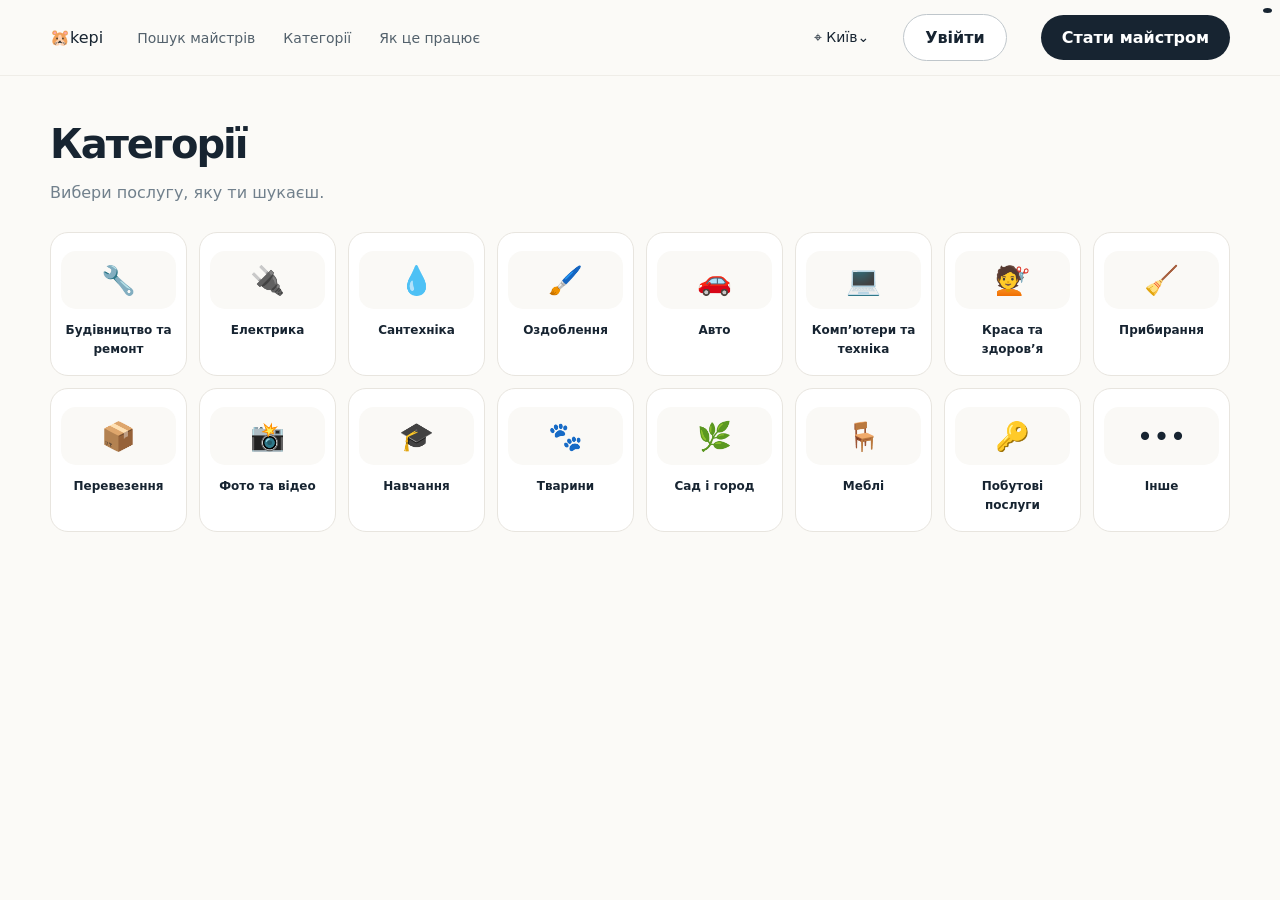
<file: categories.html>
<!doctype html>
<html lang="uk">
    <head>
        <meta charset="utf-8">
        <meta name="viewport" content="width=device-width, initial-scale=1">
        <title>Категорії — kepi</title>
        <link rel="stylesheet" href="assets/style.css">
    </head>
    <body>
        <header class="header">
            <div class="container nav">
                <a class="logo" href="index.html">
                    <span class="logo-mark">🐹</span>kepi
                </a>
                <nav class="navlinks">
                    <a href="search.html">Пошук майстрів</a>
                    <a href="categories.html">Категорії</a>
                    <a href="index.html#how">Як це працює</a>
                </nav>
                <div class="nav-spacer"></div>
                <span class="location">⌖ Київ⌄</span>
                <a class="btn btn-outline" href="#">Увійти</a>
                <a class="btn btn-dark" href="#">Стати майстром</a>
            </div>
        </header>

        <main class="page">
            <div class="container">
                <h1 class="page-title">Категорії</h1>
                <p class="muted">Вибери послугу, яку ти шукаєш.</p>

                <div class="grid-8" style="margin-top:30px">
                    <a class="category" href="search.html">
                        <div class="category-icon">🔧</div>
                        <span>Будівництво та ремонт</span>
                    </a>
                    <a class="category" href="search.html">
                        <div class="category-icon">🔌</div>
                        <span>Електрика</span>
                    </a>
                    <a class="category" href="search.html">
                        <div class="category-icon">💧</div>
                        <span>Сантехніка</span>
                    </a>
                    <a class="category" href="search.html">
                        <div class="category-icon">🖌️</div>
                        <span>Оздоблення</span>
                    </a>
                    <a class="category" href="search.html">
                        <div class="category-icon">🚗</div>
                        <span>Авто</span>
                    </a>
                    <a class="category" href="search.html">
                        <div class="category-icon">💻</div>
                        <span>Комп’ютери та техніка</span>
                    </a>
                    <a class="category" href="search.html">
                        <div class="category-icon">💇</div>
                        <span>Краса та здоров’я</span>
                    </a>
                    <a class="category" href="search.html">
                        <div class="category-icon">🧹</div>
                        <span>Прибирання</span>
                    </a>
                    <a class="category" href="search.html">
                        <div class="category-icon">📦</div>
                        <span>Перевезення</span>
                    </a>
                    <a class="category" href="search.html">
                        <div class="category-icon">📸</div>
                        <span>Фото та відео</span>
                    </a>
                    <a class="category" href="search.html">
                        <div class="category-icon">🎓</div>
                        <span>Навчання</span>
                    </a>
                    <a class="category" href="search.html">
                        <div class="category-icon">🐾</div>
                        <span>Тварини</span>
                    </a>
                    <a class="category" href="search.html">
                        <div class="category-icon">🌿</div>
                        <span>Сад і город</span>
                    </a>
                    <a class="category" href="search.html">
                        <div class="category-icon">🪑</div>
                        <span>Меблі</span>
                    </a>
                    <a class="category" href="search.html">
                        <div class="category-icon">🔑</div>
                        <span>Побутові послуги</span>
                    </a>
                    <a class="category" href="search.html">
                        <div class="category-icon">•••</div>
                        <span>Інше</span>
                    </a>
                </div>
            </div>
        </main>
    </body>
</html>
</file>
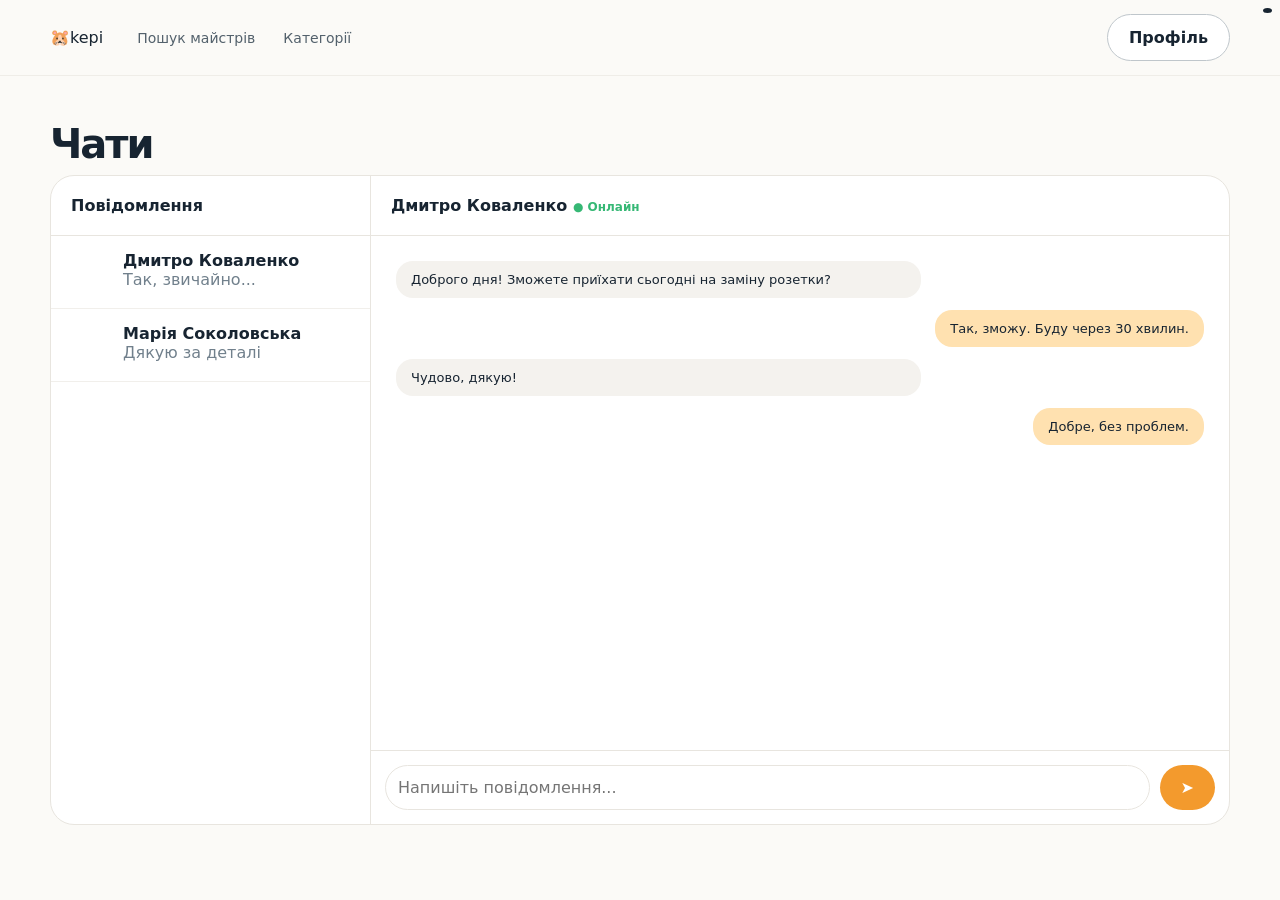
<file: chats.html>
<!doctype html>
<html lang="uk">
    <head>
        <meta charset="utf-8">
        <meta name="viewport" content="width=device-width, initial-scale=1">
        <title>Чати — kepi</title>
        <link rel="stylesheet" href="assets/style.css">
    </head>
    <body>
        <header class="header">
            <div class="container nav">
                <a class="logo" href="index.html">
                    <span class="logo-mark">🐹</span>kepi
                </a>
                <nav class="navlinks">
                    <a href="search.html">Пошук майстрів</a>
                    <a href="categories.html">Категорії</a>
                </nav>
                <div class="nav-spacer"></div>
                <a class="btn btn-outline" href="#">Профіль</a>
            </div>
        </header>

        <main class="page">
            <div class="container">
                <h1 class="page-title">Чати</h1>
                
                <div class="chat">
                    <aside class="chat-list">
                        <div class="chat-head">Повідомлення</div>
                        
                        <div class="chat-item">
                            <div class="chat-avatar" style="background-image:url('https://images.unsplash.com/photo-1621905251189-08b45d6a269e?w=200')"></div>
                            <div>
                                <b>Дмитро Коваленко</b>
                                <div class="muted">Так, звичайно...</div>
                            </div>
                        </div>

                        <div class="chat-item">
                            <div class="chat-avatar" style="background-image:url('https://images.unsplash.com/photo-1515377905703-c4788e51af15?w=200')"></div>
                            <div>
                                <b>Марія Соколовська</b>
                                <div class="muted">Дякую за деталі</div>
                            </div>
                        </div>
                    </aside>

                    <section class="chat-window">
                        <div class="chat-head">
                            Дмитро Коваленко <span class="status">● Онлайн</span>
                        </div>

                        <div class="messages">
                            <div class="bubble">Доброго дня! Зможете приїхати сьогодні на заміну розетки?</div>
                            <div class="bubble me">Так, зможу. Буду через 30 хвилин.</div>
                            <div class="bubble">Чудово, дякую!</div>
                            <div class="bubble me">Добре, без проблем.</div>
                        </div>

                        <form class="composer">
                            <input placeholder="Напишіть повідомлення...">
                            <button class="btn btn-orange">➤</button>
                        </form>
                    </section>
                </div>
            </div>
        </main>
    </body>
</html>
</file>
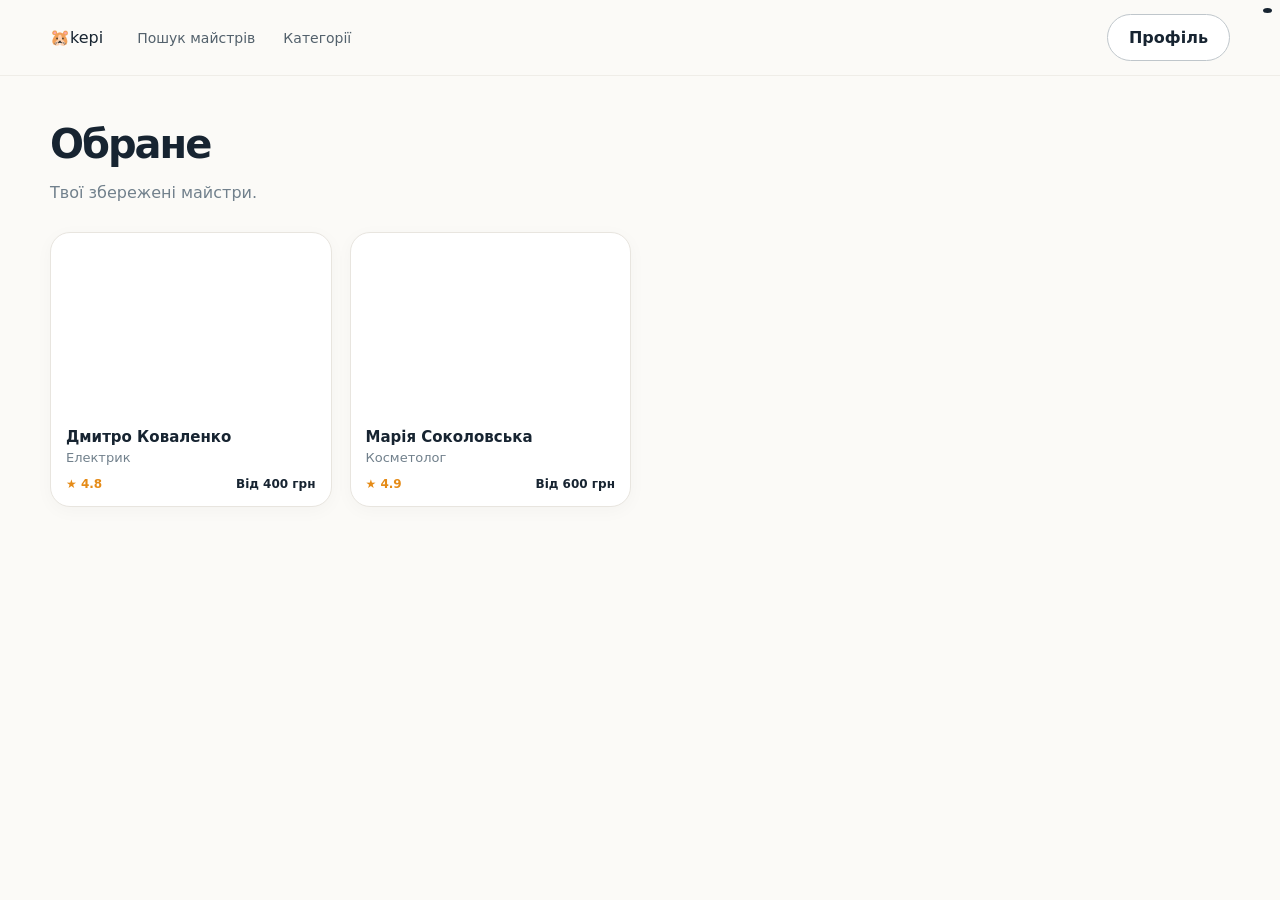
<file: favorites.html>
<!doctype html>
<html lang="uk">
    <head>
        <meta charset="utf-8">
        <meta name="viewport" content="width=device-width, initial-scale=1">
        <title>Обране — kepi</title>
        <link rel="stylesheet" href="assets/style.css">
    </head>
    <body>
        <header class="header">
            <div class="container nav">
                <a class="logo" href="index.html">
                    <span class="logo-mark">🐹</span>kepi
                </a>
                <nav class="navlinks">
                    <a href="search.html">Пошук майстрів</a>
                    <a href="categories.html">Категорії</a>
                </nav>
                <div class="nav-spacer"></div>
                <a class="btn btn-outline" href="#">Профіль</a>
            </div>
        </header>

        <main class="page">
            <div class="container">
                <h1 class="page-title">Обране</h1>
                <p class="muted">Твої збережені майстри.</p>
                
                <div class="cards" style="margin-top:30px">
                    <a class="card" href="profile.html">
                        <div class="photo" style="background-image:url('https://images.unsplash.com/photo-1621905251189-08b45d6a269e?w=700')"></div>
                        <div class="card-body">
                            <h3>Дмитро Коваленко</h3>
                            <div class="role">Електрик</div>
                            <div class="meta">
                                <span class="rating">★ 4.8</span>
                                <span class="price">Від 400 грн</span>
                            </div>
                        </div>
                    </a>

                    <a class="card" href="profile.html">
                        <div class="photo" style="background-image:url('https://images.unsplash.com/photo-1515377905703-c4788e51af15?w=700')"></div>
                        <div class="card-body">
                            <h3>Марія Соколовська</h3>
                            <div class="role">Косметолог</div>
                            <div class="meta">
                                <span class="rating">★ 4.9</span>
                                <span class="price">Від 600 грн</span>
                            </div>
                        </div>
                    </a>
                </div>
            </div>
        </main>
    </body>
</html>
</file>
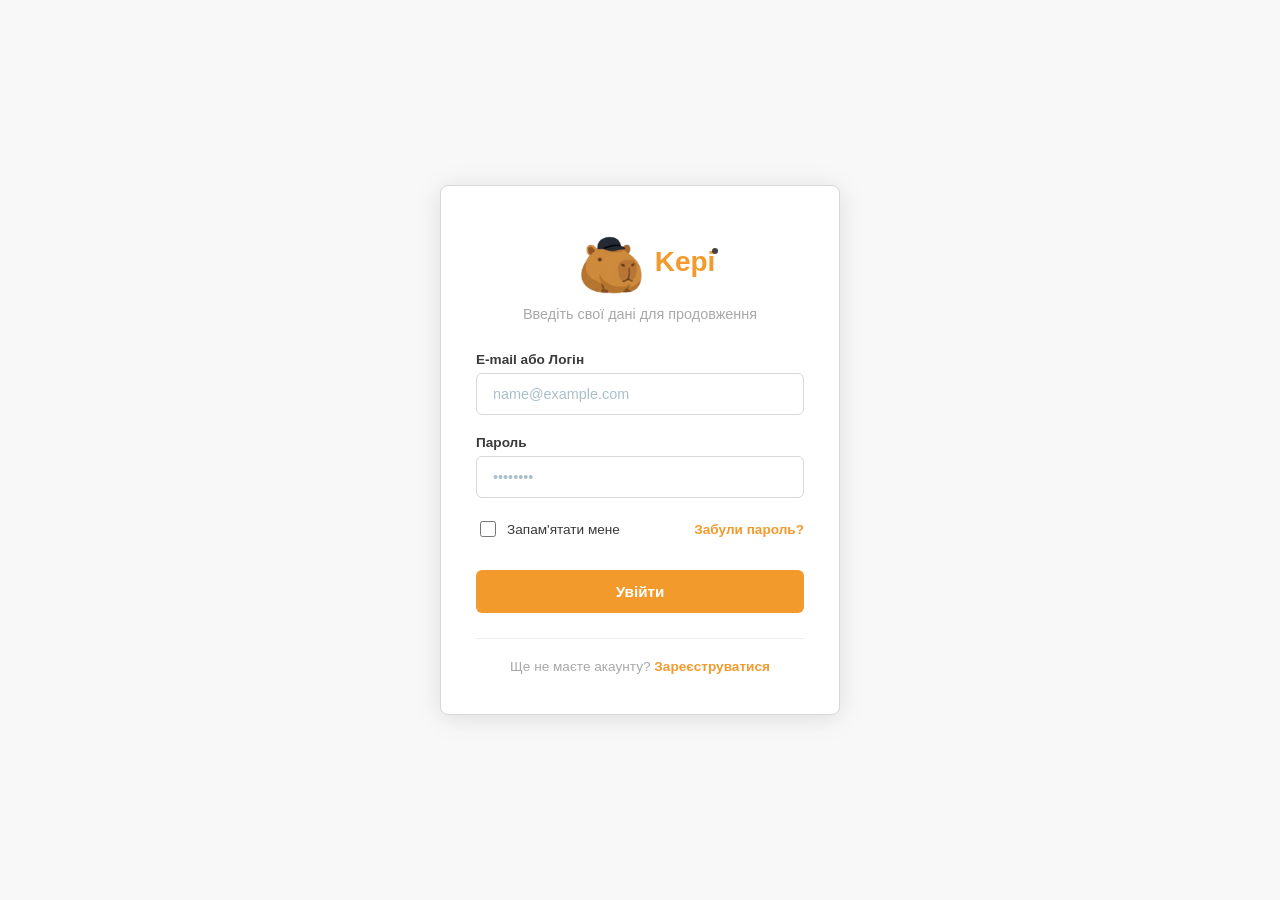
<file: login.html>
<!DOCTYPE html>
<html lang="en">
<head>
    <meta charset="UTF-8">
    <meta name="viewport" content="width=device-width, initial-scale=1.0">
    <link rel="stylesheet" href="assets/style/login.css">
    <title>Document</title>
</head>
<body class="auth-body">
  <div class="auth-container">
    <div class="auth-card">
      <div class="auth-header">
        
        <div class="kepi-logo">
            <img class="kepi-img" src="assets/img/logo-removebg-preview.png" alt="">
            <h1 class="kepi-title">
                Kepi
            </h1>
        </div>


        <p class="auth-subtitle">Введіть свої дані для продовження</p>
      </div>

      <form class="auth-form">
        <div class="form-group">
          <label class="form-label">E-mail або Логін</label>
          <input type="email" class="form-input" placeholder="name@example.com" required>
        </div>

        <div class="form-group">
          <label class="form-label">Пароль</label>
          <input type="password" class="form-input" placeholder="••••••••" required>
        </div>

        <div class="auth-options">
          <label class="checkbox-label">
            <input type="checkbox"> Запам'ятати мене
          </label>
          <a href="#" class="auth-link">Забули пароль?</a>
        </div>

        <button type="submit" class="btn-auth-primary">Увійти</button>
      </form>

      <div class="auth-footer">
        Ще не маєте акаунту? <a href="#" class="auth-link">Зареєструватися</a>
      </div>
    </div>
  </div>
</body>
</html>
</file>
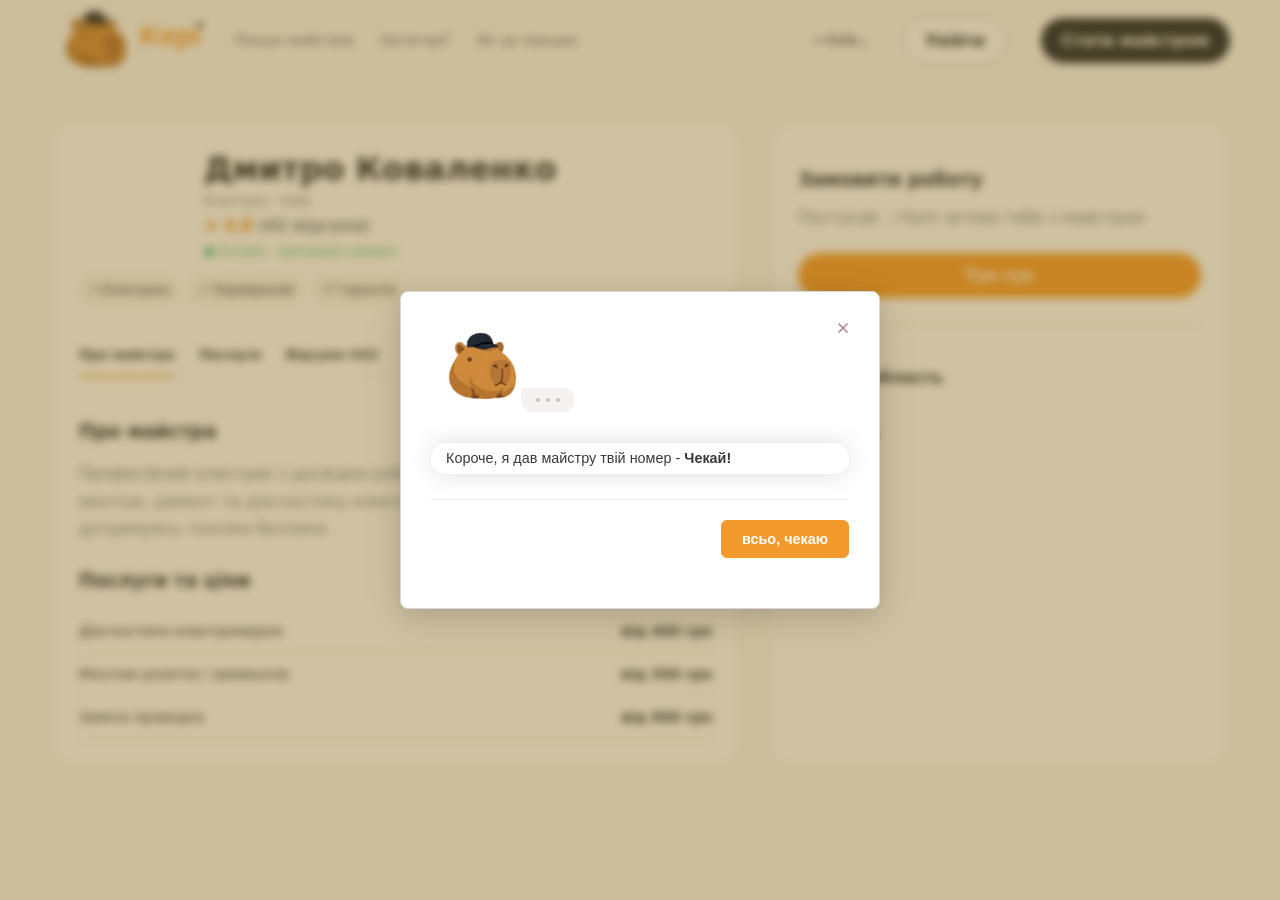
<file: profile.html>
<!doctype html>
<html lang="uk">
    <head>
        <meta charset="utf-8">
        <meta name="viewport" content="width=device-width, initial-scale=1">
        <title>Профіль майстра — kepi</title>
        <link rel="stylesheet" href="assets/style.css">
        <link rel="stylesheet" href="assets/style/popup.css">
        <link rel="stylesheet" href="assets/style/animation.css">

    </head>
    <body>



        <header class="header">
            <div class="container nav">
                
                <div class="kepi-logo">
                    <img class="kepi-img" src="assets/img/logo-removebg-preview.png" alt="">
                    <h1 class="kepi-title">
                        Kepi
                    </h1>
                </div>

                <nav class="navlinks">
                    <a href="search.html">Пошук майстрів</a>
                    <a href="categories.html">Категорії</a>
                    <a href="index.html#how">Як це працює</a>
                </nav>
                <div class="nav-spacer"></div>
                <span class="location">⌖ Київ⌄</span>
                <a class="btn btn-outline" href="#">Увійти</a>
                <a class="btn btn-dark" href="#">Стати майстром</a>
            </div>
        </header>




        
        <main class="page">
            <div class="container">
                <div class="profile">
                    <section class="profile-main">
                        <div class="profile-top">
                            <div class="avatar" style="background-image:url('https://images.unsplash.com/photo-1621905251189-08b45d6a269e?w=500')"></div>
                            <div>
                                <h1>Дмитро Коваленко</h1>
                                <div class="role">Електрик · Київ</div>
                                <div class="rating" style="margin-top:8px">★ 4.8 <span class="muted">(42 відгуки)</span></div>
                                <div class="status">● Онлайн · відповідає швидко</div>
                            </div>
                        </div>

                        <div class="tags">
                            <span class="tag">⚡ Електрика</span>
                            <span class="tag">✓ Перевірений</span>
                            <span class="tag">🛡 Гарантія</span>
                        </div>

                        <div class="tabs">
                            <a class="active" href="#">Про майстра</a>
                            <a href="#">Послуги</a>
                            <a href="#">Відгуки (42)</a>
                        </div>

                        <div style="padding-top:24px">
                            <h3>Про майстра</h3>
                            <p class="muted" style="line-height:1.7">Професійний електрик з досвідом роботи понад 6 років. Виконую монтаж, ремонт та діагностику електромереж. Працюю акуратно та дотримуюсь техніки безпеки.</p>
                            
                            <h3 style="margin-top:28px">Послуги та ціни</h3>
                            <div class="price-row">
                                <span>Діагностика електромереж</span>
                                <b>від 400 грн</b>
                            </div>
                            <div class="price-row">
                                <span>Монтаж розеток і вимикачів</span>
                                <b>від 350 грн</b>
                            </div>
                            <div class="price-row">
                                <span>Заміна проводки</span>
                                <b>від 900 грн</b>
                            </div>
                        </div>
                    </section>





                    <aside class="profile-side">
                        <h3>Замовити роботу</h3>


                        <!---
                        <p class="muted">Опиши завдання — майстер зв’яжеться з тобою.</p>
                        <button class="btn btn-orange" style="width:100%;margin-top:10px">Написати майстру</button>
                        <button class="btn btn-outline" style="width:100%;margin-top:10px">☎ Подзвонити</button>
                        -->

                        <div class="profile-box">
                            <p class="muted">Постукай , і Кепі зв'яже тебе з майстром</p>
                            <button class="btn btn-orange" style="width:100%;margin-top:10px">Тук-тук</button>
                        </div>


                        <hr style="border:0;border-top:1px solid var(--line);margin:25px 0">
                        <div class="muted">Місто</div>
                        <b>Київ та область</b>
                        <div class="muted" style="margin-top:18px">Досвід</div>
                        <b>6+ років</b>
                    </aside>
                </div>
            </div>
        </main>



        <!-- Поп-ап (додайте клас .is-open для демонстрації/показу вікна) -->
        <div class="popup-backdrop is-open" id="myPopup">
            <div class="popup-window">
                
                <!-- Кнопка закриття -->
                <button class="popup-close-btn" aria-label="Закрити">
                <svg viewBox="0 0 24 24" fill="none">
                    <line x1="18" y1="6" x2="6" y2="18"></line>
                    <line x1="6" y1="6" x2="18" y2="18"></line>
                </svg>
                </button>

                <!-- Шапка -->
                <div class="popup-header">
                <h3 class="popup-title">
                    <img class="popup-kepi" src="assets/img/facekep.png" alt="Avatar">
                    
                    <!-- Анімовані точки -->
                    <span class="typing-indicator" aria-label="Друкує повідомлення...">
                        <span class="typing-dot"></span>
                        <span class="typing-dot"></span>
                        <span class="typing-dot"></span>
                    </span>
                </h3>

                <div class="popup-body">
                    <p class="popup-dialog">
                        Короче, я дав майстру твій номер - <b>Чекай!</b>
                    </p>
                </div>

                <!-- Футер з кнопками -->
                <div class="popup-footer">
                <button class="btn-popup btn-popup-primary">всьо, чекаю</button>
                </div>

            </div>
        </div>


        <script src="assets/script/kepi_talk_popup.js"></script>
    </body>
</html>
</file>
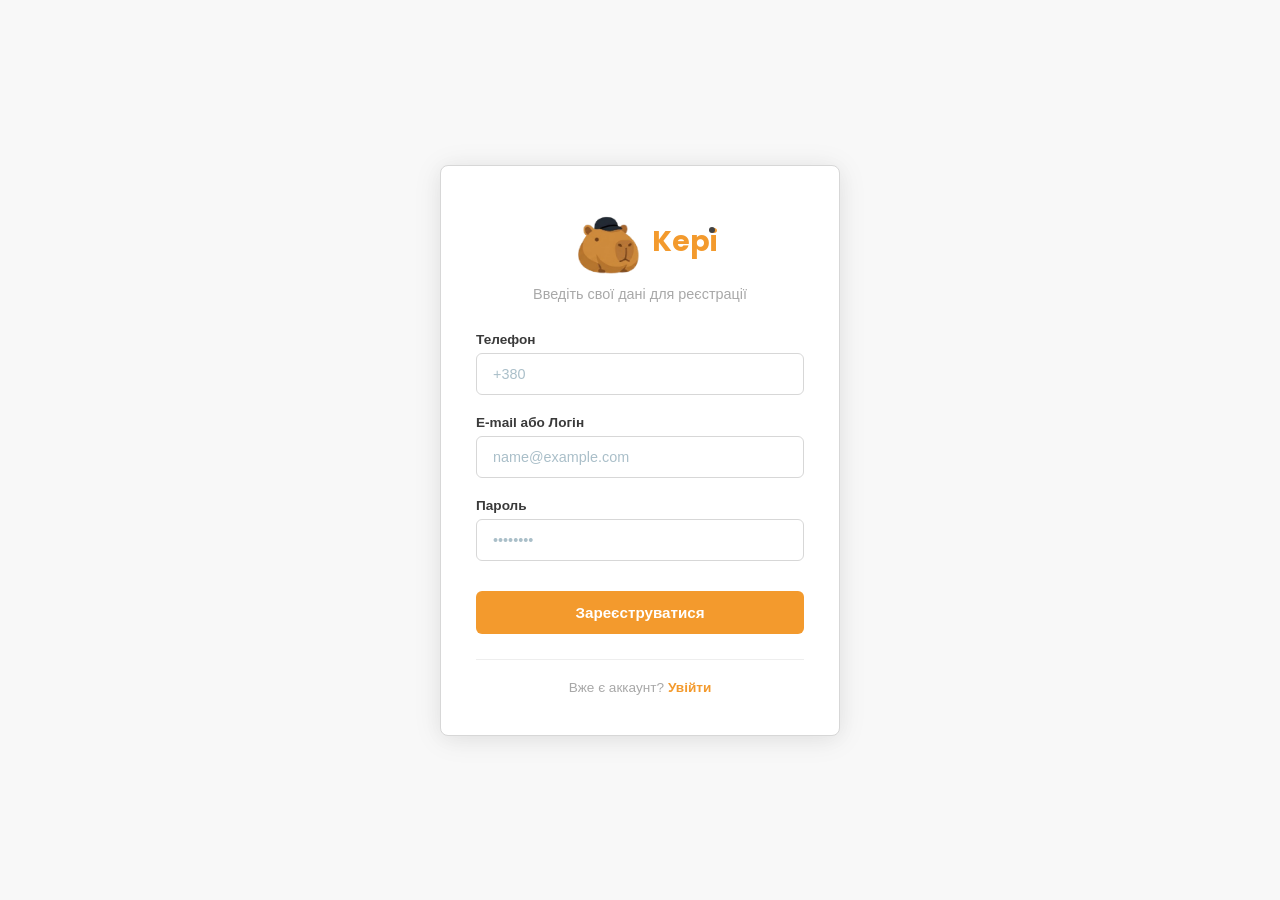
<file: registration.html>
<!DOCTYPE html>
<html lang="en">
<head>
    <meta charset="UTF-8">
    <meta name="viewport" content="width=device-width, initial-scale=1.0">
    <link rel="stylesheet" href="assets/style/login.css">


    <link rel="preconnect" href="https://fonts.googleapis.com">
    <link rel="preconnect" href="https://fonts.gstatic.com" crossorigin>
    <link href="https://fonts.googleapis.com/css2?family=Poppins:wght@400;500;600;700;800&display=swap" rel="stylesheet">
    

    <title>Document</title>
</head>
<body class="auth-body">
  <div class="auth-container">
    <div class="auth-card">
      <div class="auth-header">




        <div class="kepi-logo">
            <img class="kepi-img" src="assets/img/logo-removebg-preview.png" alt="">
            <h1 class="kepi-title">
                Kepi
            </h1>
        </div>
        



        <p class="auth-subtitle">Введіть свої дані для реєстрації</p>
      </div>





      <form class="auth-form">

        <div class="form-group">
          <label class="form-label">Телефон</label>
          <input type="phone" class="form-input" placeholder="+380" required>
        </div>
        <div class="form-group">
          <label class="form-label">E-mail або Логін</label>
          <input type="email" class="form-input" placeholder="name@example.com" required>
        </div>






        <div class="form-group">
          <label class="form-label">Пароль</label>
          <input type="password" class="form-input" placeholder="••••••••" required>
        </div>

        

        <button type="submit" class="btn-auth-primary">Зареєструватися</button>
      </form>

      <div class="auth-footer">
        Вже є аккаунт? <a href="#" class="auth-link">Увійти</a>
      </div>
    </div>
  </div>
</body>
</html>
</file>
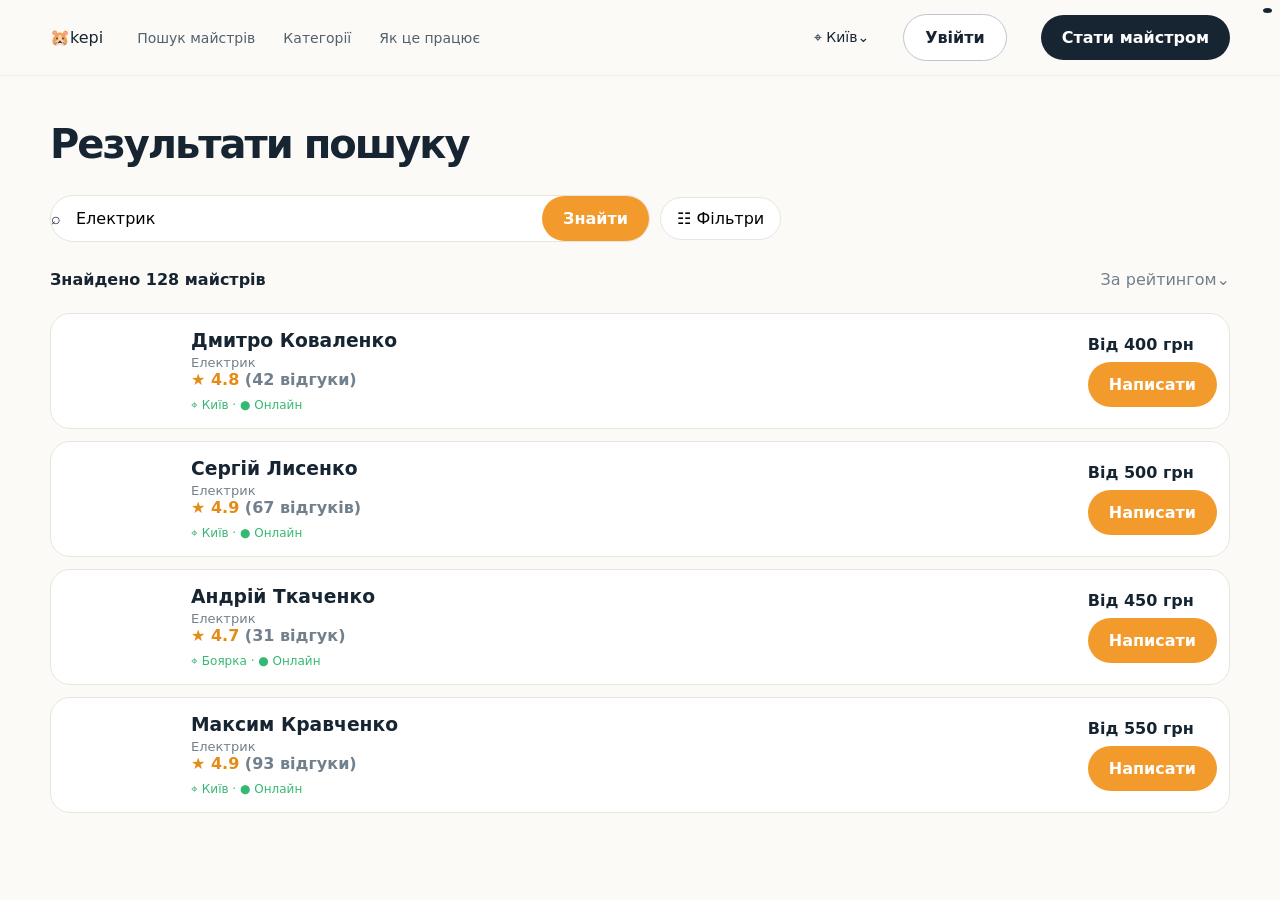
<file: search.html>
<!doctype html>
<html lang="uk">
    <head>
        <meta charset="utf-8">
        <meta name="viewport" content="width=device-width, initial-scale=1">
        <title>Результати пошуку — kepi</title>
        <link rel="stylesheet" href="assets/style.css">
    </head>
    <body>
        <header class="header">
            <div class="container nav">
                <a class="logo" href="index.html">
                    <span class="logo-mark">🐹</span>kepi
                </a>
                <nav class="navlinks">
                    <a href="search.html">Пошук майстрів</a>
                    <a href="categories.html">Категорії</a>
                    <a href="index.html#how">Як це працює</a>
                </nav>
                <div class="nav-spacer"></div>
                <span class="location">⌖ Київ⌄</span>
                <a class="btn btn-outline" href="#">Увійти</a>
                <a class="btn btn-dark" href="#">Стати майстром</a>
            </div>
        </header>

        <main class="page">
            <div class="container">
                <h1 class="page-title">Результати пошуку</h1>
                <div class="toolbar">
                    <form class="searchbar search-wide" data-search style="margin:0;box-shadow:none;padding:0">
                        <span>⌕</span>
                        <input value="Електрик" placeholder="Що потрібно зробити?">
                        <button class="btn btn-orange">Знайти</button>
                    </form>
                    <button class="filter">☷ Фільтри</button>
                </div>

                <div class="section-head">
                    <b>Знайдено 128 майстрів</b>
                    <span class="muted">За рейтингом⌄</span>
                </div>

                <div class="result-list">
                    <a class="result" href="profile.html">
                        <div class="photo" style="background-image:url('https://images.unsplash.com/photo-1621905251189-08b45d6a269e?w=500')"></div>
                        <div>
                            <h3>Дмитро Коваленко</h3>
                            <div class="role">Електрик</div>
                            <div class="rating">★ 4.8 <span class="muted">(42 відгуки)</span></div>
                            <div class="status">⌖ Київ · ● Онлайн</div>
                        </div>
                        <div>
                            <b>Від 400 грн</b><br>
                            <button class="btn btn-orange" style="margin-top:8px">Написати</button>
                        </div>
                    </a>

                    <a class="result" href="profile.html">
                        <div class="photo" style="background-image:url('https://images.unsplash.com/photo-1581092160607-ee22621dd758?w=500')"></div>
                        <div>
                            <h3>Сергій Лисенко</h3>
                            <div class="role">Електрик</div>
                            <div class="rating">★ 4.9 <span class="muted">(67 відгуків)</span></div>
                            <div class="status">⌖ Київ · ● Онлайн</div>
                        </div>
                        <div>
                            <b>Від 500 грн</b><br>
                            <button class="btn btn-orange" style="margin-top:8px">Написати</button>
                        </div>
                    </a>

                    <a class="result" href="profile.html">
                        <div class="photo" style="background-image:url('https://images.unsplash.com/photo-1621905251918-48416bd8575a?w=500')"></div>
                        <div>
                            <h3>Андрій Ткаченко</h3>
                            <div class="role">Електрик</div>
                            <div class="rating">★ 4.7 <span class="muted">(31 відгук)</span></div>
                            <div class="status">⌖ Боярка · ● Онлайн</div>
                        </div>
                        <div>
                            <b>Від 450 грн</b><br>
                            <button class="btn btn-orange" style="margin-top:8px">Написати</button>
                        </div>
                    </a>

                    <a class="result" href="profile.html">
                        <div class="photo" style="background-image:url('https://images.unsplash.com/photo-1504148455328-c376907d081c?w=500')"></div>
                        <div>
                            <h3>Максим Кравченко</h3>
                            <div class="role">Електрик</div>
                            <div class="rating">★ 4.9 <span class="muted">(93 відгуки)</span></div>
                            <div class="status">⌖ Київ · ● Онлайн</div>
                        </div>
                        <div>
                            <b>Від 550 грн</b><br>
                            <button class="btn btn-orange" style="margin-top:8px">Написати</button>
                        </div>
                    </a>
                </div>
            </div>
        </main>
    </body>
</html>
</file>
<file: assets/style.css>
:root {
    --bg: #fbfaf7;
    --surface: #fff;
    --ink: #172431;
    --auth-primary: #F39A2D;
    --muted: #71808c;
    --line: #e8e5df;
    --orange: #f39a2d;
    --orange2: #ffd28d;
    --green: #36b875;
    --radius: 22px;
    --shadow: 0 12px 35px rgba(31, 40, 48, .07);
}

* {
    box-sizing: border-box;
}

html {
    scroll-behavior: smooth;
}

body {
    margin: 0;
    background: var(--bg);
    color: var(--ink);
    font-family: Inter, ui-sans-serif, system-ui, -apple-system, BlinkMacSystemFont, "Segoe UI", sans-serif;
}

a {
    text-decoration: none;
    color: inherit;
}

button, input, select {
    font: inherit;
}

.container {
    width: min(1180px, calc(100% - 40px));
    margin: auto;
}

.header {
    height: 76px;
    background: rgba(251, 250, 247, .92);
    backdrop-filter: blur(14px);
    display: flex;
    align-items: center;
    border-bottom: 1px solid rgba(232, 229, 223, .6);
    position: sticky;
    top: 0;
    z-index: 20;
}

.nav {
    display: flex;
    align-items: center;
    gap: 34px;
}


.kepi-img {
  height: 80px;
  width: 90px;
}
.kepi-logo {
  display: flex;
  justify-content: center;
  align-items: center;
}
.kepi-title {
  position: relative;
  font-family: 'Poppins', sans-serif;
  color: var(--auth-primary);
  font-size: 1.75rem;
  font-weight: 700;
  margin: 0 0 8px 0;
  line-height: 1.2;
}
.kepi-title::before {
  content: "";
  position: absolute;
  top: 2.5px;
  left: 57px;
  height: 6px;
  width: 6px;
  border-radius: 50%;
  background-color: #434343;
}

.logo-img {
    display: block;
    align-items: center;
    width: 80px;
    height: 70px;
}

.logo-mark:after {
    content: "";
    position: absolute;
    width: 9px;
    height: 5px;
    border-radius: 50%;
    background: #172431;
    top: 8px;
    right: 8px;
}

.navlinks {
    display: flex;
    gap: 28px;
    font-size: 14px;
    color: #53616c;
}

.navlinks a:hover {
    color: var(--ink);
}

.nav-spacer {
    flex: 1;
}

.location {
    font-size: 14px;
}

.btn {
    border: 0;
    border-radius: 999px;
    padding: 13px 21px;
    cursor: pointer;
    font-weight: 700;
}

.btn-outline {
    background: white;
    border: 1px solid #bfc6cb;
}
.cta-text {
  margin-bottom: 50px;
}
.btn-dark {
    background: #172431;
    color: white;
}

.btn-orange {
    background: var(--orange);
    color: white;
}

.btn:hover {
    transform: translateY(-1px);
}

.hero {
    padding: 82px 0 70px;
    overflow: hidden;
}

.hero-grid {
    display: grid;
    grid-template-columns: 1fr 1fr;
    align-items: center;
    gap: 40px;
}

.eyebrow {
    display: inline-flex;
    gap: 7px;
    align-items: center;
    background: #fff0d9;
    color: #986326;
    border-radius: 999px;
    padding: 8px 13px;
    font-size: 13px;
    font-weight: 700;
}

.hero h1 {
    font-size: 58px;
    line-height: 1.02;
    letter-spacing: -3px;
    margin: 18px 0;
}

.hero p {
    font-size: 17px;
    line-height: 1.6;
    color: var(--muted);
    max-width: 580px;
}

.searchbar {
    margin-top: 28px;
    background: #fff;
    border: 1px solid var(--line);
    box-shadow: var(--shadow);
    border-radius: 999px;
    padding: 7px;
    display: flex;
    align-items: center;
    max-width: 600px;
}

.searchbar input {
    border: 0;
    outline: 0;
    flex: 1;
    padding: 12px 15px;
    background: transparent;
}

.searchbar .where {
    padding: 0 17px;
    border-left: 1px solid var(--line);
    font-size: 14px;
}

.hero-art {
    min-height: 390px;
    border-radius: 50%;
    background: radial-gradient(circle at 55% 42%, #ffc65c 0 34%, transparent 35%), radial-gradient(circle, #f8e7c9 0 56%, transparent 57%);
    display: grid;
    place-items: center;
    position: relative;
}

.capy {
    font-size: 170px;
    filter: drop-shadow(0 18px 10px rgba(60, 40, 20, .12));
    transform: translateY(20px);
}
.capy-img {
    height: 350px;
    width: 350px;
}



.section {
    padding: 50px 0;
}

.section-head {
    display: flex;
    justify-content: space-between;
    align-items: end;
    margin-bottom: 24px;
}

.section h2 {
    font-size: 28px;
    letter-spacing: -1.3px;
    margin: 0;
}

.muted {
    color: var(--muted);
}

.grid-8 {
    display: grid;
    grid-template-columns: repeat(8, 1fr);
    gap: 12px;
}

.category {
    background: #fff;
    border: 1px solid var(--line);
    border-radius: 18px;
    padding: 18px 10px;
    text-align: center;
}

.category-icon {
    height: 58px;
    border-radius: 15px;
    background: #faf9f6;
    display: grid;
    place-items: center;
    font-size: 28px;
    margin-bottom: 10px;
}

.category span {
    font-size: 12px;
    font-weight: 700;
    line-height: 1.25;
}

.cards {
    display: grid;
    grid-template-columns: repeat(4, 1fr);
    gap: 18px;
}

.card {
    background: #fff;
    border: 1px solid var(--line);
    border-radius: 20px;
    overflow: hidden;
    box-shadow: 0 4px 18px rgba(30, 35, 40, .03);
}

.photo {
    height: 180px;
    background-size: cover;
    background-position: center;
}

.card-body {
    padding: 15px;
}

.card h3 {
    font-size: 15px;
    margin: 0 0 4px;
}

.role {
    font-size: 13px;
    color: var(--muted);
}

.meta {
    display: flex;
    justify-content: space-between;
    gap: 8px;
    margin-top: 12px;
    font-size: 12px;
}

.rating {
    color: #e58b17;
    font-weight: 800;
}

.price {
    font-weight: 800;
}

.status {
    color: var(--green);
    font-size: 12px;
    margin-top: 9px;
}

.how {
    background: #fff7eb;
    border: 1px solid #f0e4d1;
    border-radius: 24px;
    padding: 34px;
}

.steps {
    display: grid;
    grid-template-columns: repeat(3, 1fr);
    gap: 30px;
}

.step {
    display: grid;
    grid-template-columns: 45px 1fr;
    gap: 15px;
}

.num {
    width: 36px;
    height: 36px;
    border-radius: 50%;
    background: #ffd99f;
    display: grid;
    place-items: center;
    font-weight: 800;
    color: #8b5d24;
}

.step h3 {
    margin: 0 0 6px;
    font-size: 15px;
}

.step p {
    margin: 0;
    color: var(--muted);
    font-size: 13px;
    line-height: 1.5;
}

.cta {
    margin-top: 45px;
    background: #fff1dd;
    border-radius: 25px;
    padding: 42px;
    display: flex;
    justify-content: space-between;
    align-items: center;
    overflow: hidden;
}

.cta h2 {
    font-size: 31px;
    max-width: 430px;
    margin: 0 0 10px;
    letter-spacing: -1.4px;
}

.cta p {
    color: var(--muted);
    max-width: 430px;
}

.phone {
    width: 220px;
    height: 300px;
    border: 9px solid #172431;
    border-bottom-width: 12px;
    border-radius: 28px;
    background: white;
    transform: rotate(7deg);
    padding: 20px;
    box-shadow: var(--shadow);
}

.phone .mini-logo {
    font-weight: 800;
    font-size: 18px;
    margin-bottom: 28px;
}
.mini-logo-img {
  width: 90px;
  height: 35px;
}

.phone-search {
    height: 38px;
    border: 1px solid var(--line);
    border-radius: 20px;
    margin-top: 12px;
}

.footer {
    padding: 45px 0;
    border-top: 1px solid var(--line);
    margin-top: 60px;
    color: var(--muted);
    font-size: 13px;
}

.footer-row {
    display: flex;
    justify-content: space-between;
    align-items: center;
}
.footer-contacts {
  display: flex;
  justify-content: center;
  flex-direction: column;
}

.page {
    padding: 45px 0;
}

.page-title {
    font-size: 40px;
    letter-spacing: -2px;
    margin: 0 0 8px;
}

.toolbar {
    display: flex;
    gap: 10px;
    align-items: center;
    margin: 28px 0;
}

.filter {
    background: #fff;
    border: 1px solid var(--line);
    border-radius: 999px;
    padding: 11px 16px;
}

.search-wide {
    flex: 1;
    background: white;
    border: 1px solid var(--line);
    border-radius: 999px;
    padding: 13px 18px;
    outline: 0;
}

.result-list {
    display: grid;
    gap: 12px;
}

.result {
    display: grid;
    grid-template-columns: 110px 1fr auto;
    gap: 18px;
    align-items: center;
    background: #fff;
    border: 1px solid var(--line);
    border-radius: 20px;
    padding: 12px;
}

.result .photo {
    height: 90px;
    border-radius: 14px;
}

.result h3 {
    margin: 0 0 4px;
}

.profile {
    display: grid;
    grid-template-columns: 1.2fr .8fr;
    gap: 28px;
}

.profile-main,
.profile-side {
    background: #fff;
    border: 1px solid var(--line);
    border-radius: 24px;
    padding: 28px;
}

.profile-top {
    display: flex;
    gap: 20px;
    align-items: center;
}

.avatar {
    width: 105px;
    height: 105px;
    border-radius: 22px;
    background-size: cover;
    background-position: center;
}

.profile h1 {
    font-size: 32px;
    margin: 0 0 5px;
}

.tags {
    display: flex;
    gap: 8px;
    flex-wrap: wrap;
    margin: 18px 0;
}

.tag {
    background: #f7f5f1;
    padding: 7px 11px;
    border-radius: 999px;
    font-size: 12px;
}

.tabs {
    display: flex;
    gap: 25px;
    border-bottom: 1px solid var(--line);
    margin-top: 30px;
}

.tabs a {
    padding: 13px 0;
    font-size: 13px;
    font-weight: 700;
}

.tabs a.active {
    border-bottom: 2px solid var(--orange);
}

.price-row {
    display: flex;
    justify-content: space-between;
    padding: 13px 0;
    border-bottom: 1px solid var(--line);
    font-size: 14px;
}

.chat {
    display: grid;
    grid-template-columns: 320px 1fr;
    min-height: 650px;
    background: #fff;
    border: 1px solid var(--line);
    border-radius: 24px;
    overflow: hidden;
}

.chat-list {
    border-right: 1px solid var(--line);
}

.chat-head {
    padding: 20px;
    border-bottom: 1px solid var(--line);
    font-weight: 800;
}

.chat-item {
    display: flex;
    gap: 12px;
    padding: 15px 18px;
    border-bottom: 1px solid #f1efeb;
}

.chat-avatar {
    width: 42px;
    height: 42px;
    border-radius: 50%;
    background-size: cover;
    background-position: center;
}

.chat-window {
    display: flex;
    flex-direction: column;
}

.messages {
    flex: 1;
    padding: 25px;
    display: flex;
    flex-direction: column;
    gap: 12px;
}

.bubble {
    max-width: 65%;
    padding: 11px 15px;
    border-radius: 17px;
    background: #f4f2ee;
    font-size: 13px;
}

.bubble.me {
    align-self: flex-end;
    background: #ffe1b0;
}

.composer {
    padding: 14px;
    border-top: 1px solid var(--line);
    display: flex;
    gap: 10px;
}

.composer input {
    flex: 1;
    border: 1px solid var(--line);
    border-radius: 999px;
    padding: 12px;
}

.empty {
    padding: 80px;
    text-align: center;
    color: var(--muted);
    background: #fff;
    border: 1px dashed var(--line);
    border-radius: 22px;
}

@media(max-width: 900px) {
    .navlinks {
        display: none;
    }
    .hero-grid,
    .profile {
        grid-template-columns: 1fr;
    }
    .hero h1 {
        font-size: 44px;
    }
    .grid-8 {
        grid-template-columns: repeat(4, 1fr);
    }
    .cards {
        grid-template-columns: repeat(2, 1fr);
    }
    .chat {
        grid-template-columns: 1fr;
    }
    .chat-list {
        display: none;
    }
}

@media(max-width: 560px) {
    .container {
        width: min(100% - 24px, 1180px);
    }
    .header {
        height: 65px;
    }
    .nav {
        gap: 10px;
    }
    .location,
    .btn-outline {
        display: none;
    }
    .hero {
        padding: 45px 0;
    }
    .hero h1 {
        font-size: 39px;
        letter-spacing: -2px;
    }
    .hero-art {
        min-height: 270px;
    }
    .capy {
        font-size: 115px;
    }
    .searchbar {
        border-radius: 20px;
        flex-wrap: wrap;
    }
    .searchbar .where {
        display: none;
    }
    .searchbar .btn {
        width: 100%;
    }
    .grid-8 {
        grid-template-columns: repeat(2, 1fr);
    }
    .cards {
        grid-template-columns: 1fr;
    }
    .steps {
        grid-template-columns: 1fr;
    }
    .cta {
        padding: 28px;
        display: block;
    }
    .phone {
        margin: 30px auto 0;
    }
    .toolbar {
        flex-wrap: wrap;
    }
    .search-wide {
        flex-basis: 100%;
    }
    .result {
        grid-template-columns: 75px 1fr;
    }
    .result .photo {
        height: 75px;
    }
    .result .btn {
        display: none;
    }
}
</file>
<file: assets/style/login.css>
/* ==========================================================================
   Auth Pages Styles (Login & Registration)
   Matching Project Palette: Nunito Font, #145388 & #2a93d5 Primary Accent
   ========================================================================== */

:root {
  --auth-bg-body: #f8f8f8;
  --auth-card-bg: #ffffff;
  --auth-primary: #F39A2D;
  --auth-primary-hover: #F39A2D;
  --auth-accent: #F39A2D;
  --auth-text-dark: #3a3a3a;
  --auth-text-muted: #a8a8a8;
  --auth-border: #d7d7d7;
  --auth-focus-shadow: rgba(213, 127, 42, 0.25);
  --auth-shadow: 0 3px 30px rgba(0, 0, 0, 0.08), 0 3px 20px rgba(0, 0, 0, 0.04);
  --auth-radius: 8px;
  --auth-transition: all 0.3s ease;
}

/* Base resets & layout container */
body.auth-body {
  font-family: "Nunito", -apple-system, BlinkMacSystemFont, "Segoe UI", Roboto, sans-serif;
  background-color: var(--auth-bg-body);
  color: var(--auth-text-dark);
  margin: 0;
  padding: 0;
  min-height: 100vh;
  display: flex;
  align-items: center;
  justify-content: center;
}

.auth-container {
  width: 100%;
  max-width: 440px;
  padding: 20px;
  box-sizing: border-box;
}

/* Card Container */
.auth-card {
  background: var(--auth-card-bg);
  border-radius: var(--auth-radius);
  box-shadow: var(--auth-shadow);
  padding: 40px 35px;
  border: 1px solid var(--auth-border);
}

/* Header & Titles */
.auth-header {
  text-align: center;
  margin-bottom: 30px;
}

.kepi-img {
  height: 80px;
  width: 90px;
}
.kepi-logo {
  display: flex;
  justify-content: center;
  align-items: center;
}
.kepi-title {
  position: relative;
  font-family: 'Poppins', sans-serif;
  color: var(--auth-primary);
  font-size: 1.75rem;
  font-weight: 700;
  margin: 0 0 8px 0;
  line-height: 1.2;
}
.kepi-title::before {
  content: "";
  position: absolute;
  top: 2.5px;
  left: 57px;
  height: 6px;
  width: 6px;
  border-radius: 50%;
  background-color: #434343;
}

.auth-subtitle {
  color: var(--auth-text-muted);
  font-size: 0.9rem;
  margin: 0;
}

/* Form Layout */
.auth-form {
  display: flex;
  flex-direction: column;
  gap: 20px;
}

.form-group {
  display: flex;
  flex-direction: column;
  gap: 6px;
}

.form-label {
  font-size: 0.85rem;
  font-weight: 600;
  color: var(--auth-text-dark);
}

.input-wrapper {
  position: relative;
  display: flex;
  align-items: center;
}

.form-input {
  width: 100%;
  padding: 12px 16px;
  font-size: 0.9rem;
  font-family: inherit;
  color: var(--auth-text-dark);
  background-color: #fff;
  border: 1px solid var(--auth-border);
  border-radius: 6px;
  outline: none;
  transition: var(--auth-transition);
  box-sizing: border-box;
}

.form-input:focus {
  border-color: var(--auth-accent);
  box-shadow: 0 0 0 3px var(--auth-focus-shadow);
}

.form-input::placeholder {
  color: #aabfc9;
}

/* Options Row (Remember Me & Forgot Password) */
.auth-options {
  display: flex;
  align-items: center;
  justify-content: space-between;
  font-size: 0.85rem;
}

.checkbox-label {
  display: flex;
  align-items: center;
  gap: 8px;
  cursor: pointer;
  color: var(--auth-text-dark);
  user-select: none;
}

.checkbox-label input[type="checkbox"] {
  accent-color: var(--auth-primary);
  width: 16px;
  height: 16px;
  cursor: pointer;
}

.auth-link {
  color: var(--auth-accent);
  text-decoration: none;
  font-weight: 600;
  transition: var(--auth-transition);
}

.auth-link:hover {
  color: var(--auth-primary);
  text-decoration: underline;
}

/* Buttons */
.btn-auth-primary {
  width: 100%;
  padding: 13px;
  font-size: 0.95rem;
  font-weight: 700;
  color: #ffffff;
  background-color: var(--auth-primary);
  border: none;
  border-radius: 6px;
  cursor: pointer;
  transition: var(--auth-transition);
  margin-top: 10px;
}

.btn-auth-primary:hover {
  background-color: var(--auth-primary-hover);
}

.btn-auth-primary:active {
  transform: translateY(1px);
}

/* Footer / Switch Mode */
.auth-footer {
  margin-top: 25px;
  text-align: center;
  font-size: 0.85rem;
  color: var(--auth-text-muted);
  border-top: 1px solid #eee;
  padding-top: 20px;
}

/* Responsive adjustments */
@media (max-width: 480px) {
  .auth-card {
    padding: 30px 20px;
  }
  .auth-title {
    font-size: 1.4rem;
  }
}
</file>
<file: assets/style/popup.css>
.popup-backdrop {
  position: fixed;
  top: 0;
  left: 0;
  width: 100%;
  height: 100%;
  background-color: rgba(136, 101, 20, 0.4); /* Напівпрозорий фірмовий відтінок */
  backdrop-filter: blur(4px); /* Ефект розмиття фону */
  display: flex;
  align-items: center;
  justify-content: center;
  z-index: 1050;
  opacity: 0;
  visibility: hidden;
  transition: all 0.3s ease;
}

/* Стан відкриття (додайте клас .is-open до бекдропу) */
.popup-backdrop.is-open {
  opacity: 1;
  visibility: visible;
}

/* Контейнер модального вікна */
.popup-window {
  background: #ffffff;
  width: 100%;
  max-width: 480px;
  border-radius: 8px;
  box-shadow: 0 10px 40px rgba(0, 0, 0, 0.12), 0 3px 20px rgba(0, 0, 0, 0.08);
  border: 1px solid #d7d7d7;
  padding: 30px;
  box-sizing: border-box;
  position: relative;
  transform: translateY(-20px);
  transition: transform 0.3s ease;
  font-family: "Nunito", -apple-system, BlinkMacSystemFont, "Segoe UI", Roboto, sans-serif;
  color: #3a3a3a;
}

.popup-backdrop.is-open .popup-window {
  transform: translateY(0);
}

/* Кнопка закриття (хрестик) */
.popup-close-btn {
  position: absolute;
  top: 20px;
  right: 20px;
  background: transparent;
  border: none;
  width: 32px;
  height: 32px;
  border-radius: 50%;
  display: flex;
  align-items: center;
  justify-content: center;
  cursor: pointer;
  color: #aa8282;
  transition: all 0.2s ease;
}

.popup-close-btn:hover {
  background-color: #f8f8f8;
  color: #F39A2D; 
}

.popup-close-btn svg {
  width: 18px;
  height: 18px;
  stroke: currentColor;
  stroke-width: 2;
}

/* Шапка поп-апу */
.popup-header {
  margin-bottom: 20px;
}

.popup-title {
  position: relative;
  color: #F39A2D;
  font-size: 1.4rem;
  font-weight: 700;
  margin: 0 0 6px 0;
  line-height: 1.3;
}
.popup-kepi {
    height: 90px;
    width: 100px;
    animation: kepi 1s ease infinite;
}
@keyframes kepi {
  0% { transform:  rotate(10deg); }
  25% { transform:  rotate(0deg); }
  50% { transform:  rotate(10deg); }
  100% { transform: rotate(0deg); }
}

.popup-subtitle {
  color: #8297aa;
  font-size: 0.85rem;
  margin: 0;
}

/* Тіло поп-апу */
.popup-body {
  margin-bottom: 25px;
  margin-left: auto;
  margin-right: auto;
  padding-top: 25px;
  width: 100%;
}


.popup-dialog {
    position: relative;
    box-shadow: 0px 0px 25px #ddd;
    margin-top: 25px;
    padding: 5px 15px;
    border-radius: 15px;
}
.popup-body p {
  margin: 0 0 15px 0;
  font-size: 0.9rem;
  line-height: 1.5;
}

/* Футер з кнопками */
.popup-footer {
  display: flex;
  align-items: center;
  justify-content: flex-end;
  gap: 12px;
  border-top: 1px solid #eee;
  padding-top: 20px;
}

/* Кнопки всередині поп-апу */
.btn-popup {
  padding: 10px 20px;
  font-size: 0.9rem;
  font-weight: 600;
  border-radius: 6px;
  cursor: pointer;
  transition: all 0.2s ease;
  font-family: inherit;
}

.btn-popup-secondary {
  background-color: transparent;
  border: 1px solid #d7d7d7;
  color: #3a3a3a;
}

.btn-popup-secondary:hover {
  background-color: #f8f8f8;
  border-color: #aa9382;
}

.btn-popup-primary {
  background-color: #F39A2D;
  border: 1px solid #F39A2D;
  color: #ffffff;
}

.btn-popup-primary:hover {
  background-color: #F39A2D;
  border-color: #F39A2D;
}

/* Медіа-запити для мобільних */
@media (max-width: 480px) {
  .popup-backdrop {
    padding: 15px;
  }
  .popup-window {
    padding: 20px;
  }
}
</file>
<file: assets/style/animation.css>
/* Контейнер для фото та точок, щоб вони вирівнювалися в один рядок */
.popup-title {
  display: flex;
  align-items: flex-end; /* Вирівнювання точок по нижньому краю фото */
  gap: 12px;           /* Відступ між фото та анімацією */
}

.popup-title img {
  border-radius: 50%;   /* Опціонально: робить фото круглим, якщо потрібно */
  object-fit: cover;
}

/* Контейнер для анімації друку */
.typing-indicator {
  position: absolute;
  left: 90px;
  display: inline-flex;
  align-items: center;
  background-color: #f5f2f1; /* М'який фон бульбашки чату */
  padding: 10px 14px;
  border-radius: 20px;
  border-top-left-radius: 4px; /* Ефект хвостика повідомлення */
  gap: 4px;
  height: 24px;
  box-sizing: border-box;
}

/* Самі точки */
.typing-dot {
  width: 6px;
  height: 6px;
  background-color: #7c6356; /* Колір точок у стилі вашого дизайну */
  border-radius: 50%;
  animation: typingBounce 1.4s infinite ease-in-out both;
}

/* Затримка для створення послідовного зростання/стрибка від 1 до 3 */
.typing-dot:nth-child(1) {
  animation-delay: 0s;
}

.typing-dot:nth-child(2) {
  animation-delay: 0.2s;
}

.typing-dot:nth-child(3) {
  animation-delay: 0.4s;
}

/* Ключові кадри анімації (зростання та рух вгору-вниз) */
@keyframes typingBounce {
  0%, 80%, 100% {
    transform: scale(0.6);
    opacity: 0.4;
  }
  40% {
    transform: scale(1.2);
    opacity: 1;
  }
}
</file>
